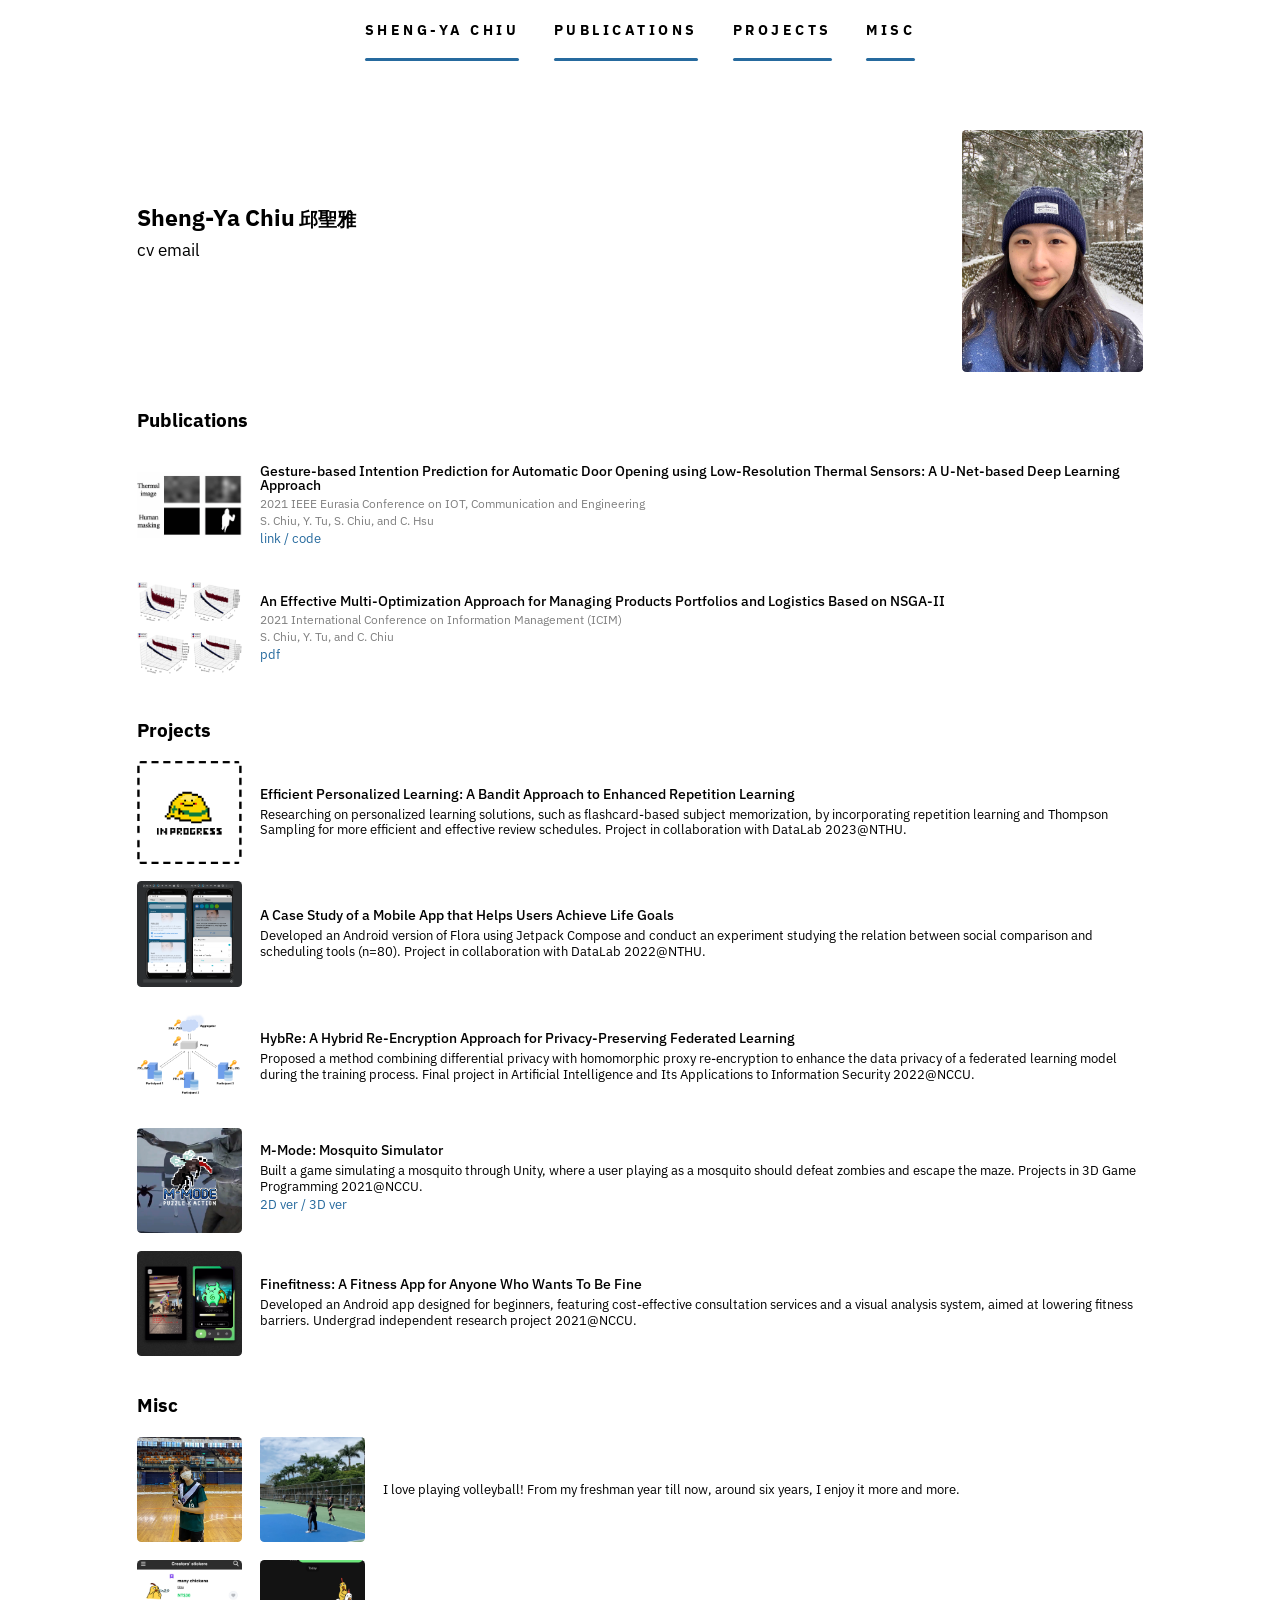
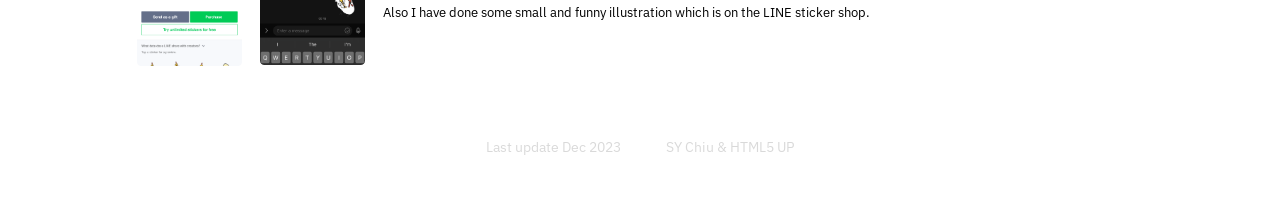
<file: index.html>
<!DOCTYPE HTML>
<!--
	Hyperspace by HTML5 UP
	html5up.net | @ajlkn
	Free for personal and commercial use under the CCA 3.0 license (html5up.net/license)
-->
<html>
	<head>
		<title>ShengYa Chiu</title>
		<meta charset="utf-8" />
		<meta name="viewport" content="width=device-width, initial-scale=1, user-scalable=no" />
		<meta property="og:image" content="" />
		<link rel="stylesheet" href="assets/css/main.css" />
		<noscript><link rel="stylesheet" href="assets/css/noscript.css" /></noscript>

		<!-- Google fonts -->
		<link rel="preconnect" href="https://fonts.googleapis.com">
		<link rel="preconnect" href="https://fonts.gstatic.com" crossorigin>
		<link href="https://fonts.googleapis.com/css2?family=IBM+Plex+Sans:wght@400;500&display=swap" rel="stylesheet">
	</head>
	<!-- Google tag (gtag.js) -->
	<script async src="https://www.googletagmanager.com/gtag/js?id=G-6RVGG4LZ92"></script>
	<script>
		window.dataLayer = window.dataLayer || [];
		function gtag(){dataLayer.push(arguments);}
		gtag('js', new Date());

		gtag('config', 'G-6RVGG4LZ92');
	</script>	
	<body class="is-preload">

		<!-- Sidebar -->
			<section id="sidebar">
				<div class="inner">
					<nav>
						<ul>
							<li><a href="#profile">Sheng-Ya Chiu</a></li>
							<li><a href="#publications">Publications</a></li>
							<li><a href="#projects">Projects</a></li>
							<li><a href="#misc">Misc</a></li>
						</ul>
					</nav>
				</div>
			</section>

		<!-- Wrapper -->
			<div id="wrapper">

				<!-- Profile -->
					<section id="profile" class="wrapper style1 profile">
						<section>
							<div class="content">
								<div class="inner">
									<div><h2 class="en" style="display: inline;">Sheng-Ya Chiu</h2><h2 class="zh" style="display: inline;"> 邱聖雅</h2></div>
									<a class="link" target="_blank" href="documents/cv_sy.pdf">cv</a> <a class="link" href="mailto:sych@gapp.nthu.edu.tw">email</a>
									<p></p>
								</div>
							</div>
							<!-- <img class="image profile" src="images/gif.gif" alt="" data-position="center center" /> -->
							<img class="image profile" src="images/sy.jpeg" alt="" data-position="center center" />
						</section>						
					</section>

				<!-- Publications -->
					<section id="publications" class="publications">
						<section>
							<h3>Publications</h3>
							<div class="content">
								<div class="inner">
									<img class="image publications" src="images/nstc2021.png" alt="" data-position="center center" />
									<div>
										<div class="title">
											<div>Gesture-based Intention Prediction for Automatic Door Opening using Low-Resolution Thermal Sensors: A U-Net-based Deep Learning Approach</div>
										</div>
										<div class="conf"><div>2021 IEEE Eurasia Conference on IOT, Communication and Engineering</div></div>
										<div class="author"><div>S. Chiu, Y. Tu, S. Chiu, and C. Hsu</div></div>
										<div class="link"><a target="_blank" href="https://ieeexplore.ieee.org/document/9645718">link</a> / <a target="_blank" href="https://github.com/107306079chiu/UNetGrideye">code</a></div>
									</div>
								</div>
								<div class="inner">
									<img class="image publications" src="images/nstc2020.png" alt="" data-position="center center" />
									<div>
										<div class="title">
											<div>An Effective Multi-Optimization Approach for Managing Products Portfolios and Logistics Based on NSGA-II</div>
										</div>
										<div class="conf"><div>2021 International Conference on Information Management (ICIM)</div></div>
										<div class="author"><div>S. Chiu, Y. Tu, and C. Chiu</div></div>
										<div class="link"><a target="_blank" href="documents/An_Effective_Multi_Optimization_Approach_for_Managing_Products_Portfolios_and_Logistics_Based_on_NSGA-II.pdf">pdf</a></div>
									</div>
								</div>
							</div>
						</section>
					</section>

				<!-- Projects -->
					<section id="projects" class="projects">
						<section>
							<h3>Projects</h3>
							<div class="content">
								<div class="inner">
									<img class="image projects" src="images/ongoing.png" alt="" data-position="center center" />
									<div>
										<div class="title"><div>
											Efficient Personalized Learning: A Bandit Approach to Enhanced Repetition Learning
										</div></div>
										<div class="desc"><div>
											Researching on personalized learning solutions, such as flashcard-based subject memorization, by incorporating repetition learning and Thompson Sampling for more efficient and effective review schedules. Project in collaboration with DataLab 2023@NTHU.

										</div></div>										
									</div>
								</div>
								<div class="inner">
									<img class="image projects" src="images/case.png" alt="" data-position="center center" />
									<div>
										<div class="title"><div>
											A Case Study of a Mobile App that Helps Users Achieve Life Goals
										</div></div>
										<div class="desc"><div>
											Developed an Android version of Flora using Jetpack Compose and conduct an experiment studying the relation between social comparison and scheduling tools (n=80). Project in collaboration with DataLab 2022@NTHU.
										</div></div>										
									</div>
								</div>
								<div class="inner">
									<img class="image projects" src="images/hybre.png" alt="" data-position="center center" />
									<div>
										<div class="title"><div>
											HybRe: A Hybrid Re-Encryption Approach for Privacy-Preserving Federated Learning
										</div></div>
										<div class="desc"><div>
											Proposed a method combining differential privacy with homomorphic proxy re-encryption to enhance the data privacy of a federated learning model during the training process. Final project in Artificial Intelligence and Its Applications to Information Security 2022@NCCU.
										</div></div>										
									</div>
								</div>
								<div class="inner">
									<img class="image projects" src="images/mmode.png" alt="" data-position="center center" />
									<div>
										<div class="title"><div>
											M-Mode: Mosquito Simulator
										</div></div>
										<div class="desc"><div>
											Built a game simulating a mosquito through Unity, where a user playing as a mosquito should defeat zombies and escape the maze. Projects in 3D Game Programming 2021@NCCU.
										</div></div>	
										<div class="link"><a target="_blank" href="https://github.com/107306079chiu/MosquitoGame">2D ver</a> / <a target="_blank" href="https://youtu.be/nj9RVZa701U">3D ver</a></div>
									</div>
								</div>
								<div class="inner">
									<img class="image projects" src="images/ff.png" alt="" data-position="center center" />
									<div>
										<div class="title"><div>
											Finefitness: A Fitness App for Anyone Who Wants To Be Fine
										</div></div>
										<div class="desc"><div>
											Developed an Android app designed for beginners, featuring cost-effective consultation services and a visual analysis system, aimed at lowering fitness barriers. Undergrad independent research project 2021@NCCU.
										</div></div>
									</div>
								</div>
							</div>
						</section>
					</section>

				<!-- Misc -->
					<section id="misc" class="projects">
						<section>
							<h3>Misc</h3>
							<div class="content">
								<div class="inner">
									<img class="image projects" src="images/volley.jpeg" alt="" data-position="center center" />
									<img class="image projects" src="images/volley1.JPG" alt="" data-position="center center" />
									<div>
										<div class="desc">
											<div>I love playing volleyball! From my freshman year till now, around six years, I enjoy it more and more.</div>
										</div>
										<div class="conf"><div></div></div>
										<div class="author"><div></div></div>
									</div>
								</div>
								<div class="inner">
									<img class="image projects" src="images/illu.PNG" alt="" data-position="center center" />
									<img class="image projects" src="images/illu1.PNG" alt="" data-position="center center" />
									<div>
										<div class="desc">
											<div>Also I have done some small and funny illustration which is on the LINE sticker shop.</div>
										</div>
										<div class="conf"><div></div></div>
										<div class="author"><div></div></div>										
									</div>
								</div>
							</div>
						</section>
					</section>

				</div>

		<!-- Footer -->
			<footer id="footer" class="wrapper style1" align="center">
				<div class="inner">
					<ul class="menu">
						<li>Last update Dec 2023</li>
						<li><a href="mailto:sych@gapp.nthu.edu.tw">SY Chiu</a> & <a href="http://html5up.net">HTML5 UP</a></li>
					</ul>
				</div>
			</footer>

		<!-- Scripts -->
			<script src="assets/js/jquery.min.js"></script>
			<script src="assets/js/jquery.scrollex.min.js"></script>
			<script src="assets/js/jquery.scrolly.min.js"></script>
			<script src="assets/js/browser.min.js"></script>
			<script src="assets/js/breakpoints.min.js"></script>
			<script src="assets/js/util.js"></script>
			<script src="assets/js/main.js"></script>

	</body>
</html>
</file>
<file: assets/css/noscript.css>
/*
	Hyperspace by HTML5 UP
	html5up.net | @ajlkn
	Free for personal and commercial use under the CCA 3.0 license (html5up.net/license)
*/
/* Spotlights */
.spotlights > section > .image:before {
  opacity: 0 !important;
}
.spotlights > section > .content > .inner {
  transform: none !important;
  opacity: 1 !important;
}

/* Wrapper */
.wrapper > .inner {
  opacity: 1 !important;
  transform: none !important;
}

/* Sidebar */
#sidebar > .inner {
  opacity: 1 !important;
}
#sidebar nav > ul > li {
  transform: none !important;
  opacity: 1 !important;
}/*# sourceMappingURL=noscript.css.map */
</file>
<file: assets/css/main.css>
@import 'fontawesome-all.min.css';
/*
	Hyperspace by HTML5 UP
	html5up.net | @ajlkn
	Free for personal and commercial use under the CCA 3.0 license (html5up.net/license)
*/
html, body, div, span, applet, object,
iframe, h1, h2, h3, h4, h5, h6, p, blockquote,
pre, a, abbr, acronym, address, big, cite,
code, del, dfn, em, img, ins, kbd, q, s, samp,
small, strike, strong, sub, sup, tt, var, b,
u, i, center, dl, dt, dd, ol, ul, li, fieldset,
form, label, legend, table, caption, tbody,
tfoot, thead, tr, th, td, article, aside,
canvas, details, embed, figure, figcaption,
footer, header, hgroup, menu, nav, output, ruby,
section, summary, time, mark, audio, video {
  margin: 0;
  padding: 0;
  border: 0;
  font-size: 100%;
  font: inherit;
  vertical-align: baseline;
  font-family: 'IBM Plex Sans', sans-serif;
}

h1, h2, h3, h4, h5, h6 {
  font-weight: 500;
}

article, aside, details, figcaption, figure,
footer, header, hgroup, menu, nav, section {
  display: block;
}

body {
  line-height: 1;
}

ol, ul {
  list-style: none;
}

blockquote, q {
  quotes: none;
}
blockquote:before, blockquote:after, q:before, q:after {
  content: "";
  content: none;
}

table {
  border-collapse: collapse;
  border-spacing: 0;
}

body {
  -webkit-text-size-adjust: none;
}

mark {
  background-color: transparent;
  color: inherit;
}

input::-moz-focus-inner {
  border: 0;
  padding: 0;
}

input, select, textarea {
  -moz-appearance: none;
  -webkit-appearance: none;
  appearance: none;
}

/* Basic */
body {
  -ms-overflow-style: scrollbar;
}

@media screen and (max-width: 480px) {
  html, body {
    min-width: 320px;
  }
}
html {
  box-sizing: border-box;
}

*, *:before, *:after {
  box-sizing: inherit;
}

body {
  background: white;
  padding-right: 250px;
}
body.is-preload *, body.is-preload *:before, body.is-preload *:after {
  animation: none !important;
  transition: none !important;
}
@media screen and (max-width: 1680px) {
  body {
    padding-right: 180px;
  }
}
@media screen and (max-width: 1280px) {
  body {
    padding-left: 50px;
    padding-right: 50px;
  }
}
@media screen and (max-width: 736px) {
  body {
    padding-left: 0;
    padding-right: 0;
  }
}

/* Type */
body, input, select, textarea {
  color: black;
  /*font-family: Arial, Helvetica, sans-serif;*/
  font-size: 14.5pt;
  font-weight: normal;
  line-height: 1.75;
}
@media screen and (max-width: 1680px) {
  body, input, select, textarea {
    font-size: 13.5pt;
  }
}
@media screen and (max-width: 1280px) {
  body, input, select, textarea {
    font-size: 13pt;
  }
}
@media screen and (max-width: 360px) {
  body, input, select, textarea {
    font-size: 11pt;
  }
}

a {
  transition: color 0.2s ease, border-bottom-color 0.2s ease;
  border-bottom: dotted 1px rgba(255, 255, 255, 0.35);
  color: inherit;
  text-decoration: none;
}
a:hover {
  border-bottom-color: transparent;
  color: #266a9e;
}

strong, b {
  color: #ffffff;
  font-weight: bold;
}

em, i {
  font-style: italic;
}

p {
  margin: 0 0 2em 0;
}

h1, h2, h3, h4, h5, h6 {
  color: black;
  font-weight: bold;
  line-height: 1.5;
  margin: 0 0 0.5em 0;
}
h1 a, h2 a, h3 a, h4 a, h5 a, h6 a {
  color: inherit;
  text-decoration: none;
}

h1 {
  font-size: 2.75em;
}
h1.major {
  margin: 0 0 1.3em 0;
  position: relative;
  padding-bottom: 0.35em;
}
h1.major:after {
  background-image: linear-gradient(to right, #5e42a6, #b74e91);
  transition: max-width 0.2s ease;
  border-radius: 0.2em;
  bottom: 0;
  content: "";
  height: 0.05em;
  position: absolute;
  right: 0;
  width: 100%;
}

h2 {
  font-size: 1.75em;
}

h3 {
  font-size: 1.1em;
}

h4 {
  font-size: 1em;
}

h5 {
  font-size: 0.8em;
}

h6 {
  font-size: 0.6em;
}

@media screen and (max-width: 736px) {
  h1 {
    font-size: 2em;
  }
  h2 {
    font-size: 1.25em;
  }
  h3 {
    font-size: 1em;
  }
  h4 {
    font-size: 0.8em;
  }
  h5 {
    font-size: 0.6em;
  }
  h6 {
    font-size: 0.6em;
  }
}
sub {
  font-size: 0.8em;
  position: relative;
  top: 0.5em;
}

sup {
  font-size: 0.8em;
  position: relative;
  top: -0.5em;
}

blockquote {
  border-left: solid 4px rgba(255, 255, 255, 0.15);
  font-style: italic;
  margin: 0 0 2em 0;
  padding: 0.5em 0 0.5em 2em;
}

code {
  background: rgba(255, 255, 255, 0.05);
  border-radius: 0.25em;
  border: solid 1px rgba(255, 255, 255, 0.15);
  font-family: "Courier New", monospace;
  font-size: 0.9em;
  margin: 0 0.25em;
  padding: 0.25em 0.65em;
}

pre {
  -webkit-overflow-scrolling: touch;
  font-family: "Courier New", monospace;
  font-size: 0.9em;
  margin: 0 0 2em 0;
}
pre code {
  display: block;
  line-height: 1.75em;
  padding: 1em 1.5em;
  overflow-x: auto;
}

hr {
  border: 0;
  border-bottom: solid 1px rgba(255, 255, 255, 0.15);
  margin: 2em 0;
}
hr.major {
  margin: 3em 0;
}

.align-left {
  text-align: left;
}

.align-center {
  text-align: center;
}

.align-right {
  text-align: right;
}

/* Row */
.row {
  display: flex;
  flex-wrap: wrap;
  box-sizing: border-box;
  align-items: stretch;
}
.row > * {
  box-sizing: border-box;
}
.row.gtr-uniform > * > :last-child {
  margin-bottom: 0;
}
.row.aln-left {
  justify-content: flex-start;
}
.row.aln-center {
  justify-content: center;
}
.row.aln-right {
  justify-content: flex-end;
}
.row.aln-top {
  align-items: flex-start;
}
.row.aln-middle {
  align-items: center;
}
.row.aln-bottom {
  align-items: flex-end;
}
.row > .imp {
  order: -1;
}
.row > .col-1 {
  width: 8.3333333333%;
}
.row > .off-1 {
  margin-left: 8.3333333333%;
}
.row > .col-2 {
  width: 16.6666666667%;
}
.row > .off-2 {
  margin-left: 16.6666666667%;
}
.row > .col-3 {
  width: 25%;
}
.row > .off-3 {
  margin-left: 25%;
}
.row > .col-4 {
  width: 33.3333333333%;
}
.row > .off-4 {
  margin-left: 33.3333333333%;
}
.row > .col-5 {
  width: 41.6666666667%;
}
.row > .off-5 {
  margin-left: 41.6666666667%;
}
.row > .col-6 {
  width: 50%;
}
.row > .off-6 {
  margin-left: 50%;
}
.row > .col-7 {
  width: 58.3333333333%;
}
.row > .off-7 {
  margin-left: 58.3333333333%;
}
.row > .col-8 {
  width: 66.6666666667%;
}
.row > .off-8 {
  margin-left: 66.6666666667%;
}
.row > .col-9 {
  width: 75%;
}
.row > .off-9 {
  margin-left: 75%;
}
.row > .col-10 {
  width: 83.3333333333%;
}
.row > .off-10 {
  margin-left: 83.3333333333%;
}
.row > .col-11 {
  width: 91.6666666667%;
}
.row > .off-11 {
  margin-left: 91.6666666667%;
}
.row > .col-12 {
  width: 100%;
}
.row > .off-12 {
  margin-left: 100%;
}
.row.gtr-0 {
  margin-top: 0;
  margin-left: 0em;
}
.row.gtr-0 > * {
  padding: 0 0 0 0em;
}
.row.gtr-0.gtr-uniform {
  margin-top: 0em;
}
.row.gtr-0.gtr-uniform > * {
  padding-top: 0em;
}
.row.gtr-25 {
  margin-top: 0;
  margin-left: -0.375em;
}
.row.gtr-25 > * {
  padding: 0 0 0 0.375em;
}
.row.gtr-25.gtr-uniform {
  margin-top: -0.375em;
}
.row.gtr-25.gtr-uniform > * {
  padding-top: 0.375em;
}
.row.gtr-50 {
  margin-top: 0;
  margin-left: -0.75em;
}
.row.gtr-50 > * {
  padding: 0 0 0 0.75em;
}
.row.gtr-50.gtr-uniform {
  margin-top: -0.75em;
}
.row.gtr-50.gtr-uniform > * {
  padding-top: 0.75em;
}
.row {
  margin-top: 0;
  margin-left: -1.5em;
}
.row > * {
  padding: 0 0 0 1.5em;
}
.row.gtr-uniform {
  margin-top: -1.5em;
}
.row.gtr-uniform > * {
  padding-top: 1.5em;
}
.row.gtr-150 {
  margin-top: 0;
  margin-left: -2.25em;
}
.row.gtr-150 > * {
  padding: 0 0 0 2.25em;
}
.row.gtr-150.gtr-uniform {
  margin-top: -2.25em;
}
.row.gtr-150.gtr-uniform > * {
  padding-top: 2.25em;
}
.row.gtr-200 {
  margin-top: 0;
  margin-left: -3em;
}
.row.gtr-200 > * {
  padding: 0 0 0 3em;
}
.row.gtr-200.gtr-uniform {
  margin-top: -3em;
}
.row.gtr-200.gtr-uniform > * {
  padding-top: 3em;
}
@media screen and (max-width: 1680px) {
  .row {
    display: flex;
    flex-wrap: wrap;
    box-sizing: border-box;
    align-items: stretch;
  }
  .row > * {
    box-sizing: border-box;
  }
  .row.gtr-uniform > * > :last-child {
    margin-bottom: 0;
  }
  .row.aln-left {
    justify-content: flex-start;
  }
  .row.aln-center {
    justify-content: center;
  }
  .row.aln-right {
    justify-content: flex-end;
  }
  .row.aln-top {
    align-items: flex-start;
  }
  .row.aln-middle {
    align-items: center;
  }
  .row.aln-bottom {
    align-items: flex-end;
  }
  .row > .imp-xlarge {
    order: -1;
  }
  .row > .col-1-xlarge {
    width: 8.3333333333%;
  }
  .row > .off-1-xlarge {
    margin-left: 8.3333333333%;
  }
  .row > .col-2-xlarge {
    width: 16.6666666667%;
  }
  .row > .off-2-xlarge {
    margin-left: 16.6666666667%;
  }
  .row > .col-3-xlarge {
    width: 25%;
  }
  .row > .off-3-xlarge {
    margin-left: 25%;
  }
  .row > .col-4-xlarge {
    width: 33.3333333333%;
  }
  .row > .off-4-xlarge {
    margin-left: 33.3333333333%;
  }
  .row > .col-5-xlarge {
    width: 41.6666666667%;
  }
  .row > .off-5-xlarge {
    margin-left: 41.6666666667%;
  }
  .row > .col-6-xlarge {
    width: 50%;
  }
  .row > .off-6-xlarge {
    margin-left: 50%;
  }
  .row > .col-7-xlarge {
    width: 58.3333333333%;
  }
  .row > .off-7-xlarge {
    margin-left: 58.3333333333%;
  }
  .row > .col-8-xlarge {
    width: 66.6666666667%;
  }
  .row > .off-8-xlarge {
    margin-left: 66.6666666667%;
  }
  .row > .col-9-xlarge {
    width: 75%;
  }
  .row > .off-9-xlarge {
    margin-left: 75%;
  }
  .row > .col-10-xlarge {
    width: 83.3333333333%;
  }
  .row > .off-10-xlarge {
    margin-left: 83.3333333333%;
  }
  .row > .col-11-xlarge {
    width: 91.6666666667%;
  }
  .row > .off-11-xlarge {
    margin-left: 91.6666666667%;
  }
  .row > .col-12-xlarge {
    width: 100%;
  }
  .row > .off-12-xlarge {
    margin-left: 100%;
  }
  .row.gtr-0 {
    margin-top: 0;
    margin-left: 0em;
  }
  .row.gtr-0 > * {
    padding: 0 0 0 0em;
  }
  .row.gtr-0.gtr-uniform {
    margin-top: 0em;
  }
  .row.gtr-0.gtr-uniform > * {
    padding-top: 0em;
  }
  .row.gtr-25 {
    margin-top: 0;
    margin-left: -0.375em;
  }
  .row.gtr-25 > * {
    padding: 0 0 0 0.375em;
  }
  .row.gtr-25.gtr-uniform {
    margin-top: -0.375em;
  }
  .row.gtr-25.gtr-uniform > * {
    padding-top: 0.375em;
  }
  .row.gtr-50 {
    margin-top: 0;
    margin-left: -0.75em;
  }
  .row.gtr-50 > * {
    padding: 0 0 0 0.75em;
  }
  .row.gtr-50.gtr-uniform {
    margin-top: -0.75em;
  }
  .row.gtr-50.gtr-uniform > * {
    padding-top: 0.75em;
  }
  .row {
    margin-top: 0;
    margin-left: -1.5em;
  }
  .row > * {
    padding: 0 0 0 1.5em;
  }
  .row.gtr-uniform {
    margin-top: -1.5em;
  }
  .row.gtr-uniform > * {
    padding-top: 1.5em;
  }
  .row.gtr-150 {
    margin-top: 0;
    margin-left: -2.25em;
  }
  .row.gtr-150 > * {
    padding: 0 0 0 2.25em;
  }
  .row.gtr-150.gtr-uniform {
    margin-top: -2.25em;
  }
  .row.gtr-150.gtr-uniform > * {
    padding-top: 2.25em;
  }
  .row.gtr-200 {
    margin-top: 0;
    margin-left: -3em;
  }
  .row.gtr-200 > * {
    padding: 0 0 0 3em;
  }
  .row.gtr-200.gtr-uniform {
    margin-top: -3em;
  }
  .row.gtr-200.gtr-uniform > * {
    padding-top: 3em;
  }
}
@media screen and (max-width: 1280px) {
  .row {
    display: flex;
    flex-wrap: wrap;
    box-sizing: border-box;
    align-items: stretch;
  }
  .row > * {
    box-sizing: border-box;
  }
  .row.gtr-uniform > * > :last-child {
    margin-bottom: 0;
  }
  .row.aln-left {
    justify-content: flex-start;
  }
  .row.aln-center {
    justify-content: center;
  }
  .row.aln-right {
    justify-content: flex-end;
  }
  .row.aln-top {
    align-items: flex-start;
  }
  .row.aln-middle {
    align-items: center;
  }
  .row.aln-bottom {
    align-items: flex-end;
  }
  .row > .imp-large {
    order: -1;
  }
  .row > .col-1-large {
    width: 8.3333333333%;
  }
  .row > .off-1-large {
    margin-left: 8.3333333333%;
  }
  .row > .col-2-large {
    width: 16.6666666667%;
  }
  .row > .off-2-large {
    margin-left: 16.6666666667%;
  }
  .row > .col-3-large {
    width: 25%;
  }
  .row > .off-3-large {
    margin-left: 25%;
  }
  .row > .col-4-large {
    width: 33.3333333333%;
  }
  .row > .off-4-large {
    margin-left: 33.3333333333%;
  }
  .row > .col-5-large {
    width: 41.6666666667%;
  }
  .row > .off-5-large {
    margin-left: 41.6666666667%;
  }
  .row > .col-6-large {
    width: 50%;
  }
  .row > .off-6-large {
    margin-left: 50%;
  }
  .row > .col-7-large {
    width: 58.3333333333%;
  }
  .row > .off-7-large {
    margin-left: 58.3333333333%;
  }
  .row > .col-8-large {
    width: 66.6666666667%;
  }
  .row > .off-8-large {
    margin-left: 66.6666666667%;
  }
  .row > .col-9-large {
    width: 75%;
  }
  .row > .off-9-large {
    margin-left: 75%;
  }
  .row > .col-10-large {
    width: 83.3333333333%;
  }
  .row > .off-10-large {
    margin-left: 83.3333333333%;
  }
  .row > .col-11-large {
    width: 91.6666666667%;
  }
  .row > .off-11-large {
    margin-left: 91.6666666667%;
  }
  .row > .col-12-large {
    width: 100%;
  }
  .row > .off-12-large {
    margin-left: 100%;
  }
  .row.gtr-0 {
    margin-top: 0;
    margin-left: 0em;
  }
  .row.gtr-0 > * {
    padding: 0 0 0 0em;
  }
  .row.gtr-0.gtr-uniform {
    margin-top: 0em;
  }
  .row.gtr-0.gtr-uniform > * {
    padding-top: 0em;
  }
  .row.gtr-25 {
    margin-top: 0;
    margin-left: -0.375em;
  }
  .row.gtr-25 > * {
    padding: 0 0 0 0.375em;
  }
  .row.gtr-25.gtr-uniform {
    margin-top: -0.375em;
  }
  .row.gtr-25.gtr-uniform > * {
    padding-top: 0.375em;
  }
  .row.gtr-50 {
    margin-top: 0;
    margin-left: -0.75em;
  }
  .row.gtr-50 > * {
    padding: 0 0 0 0.75em;
  }
  .row.gtr-50.gtr-uniform {
    margin-top: -0.75em;
  }
  .row.gtr-50.gtr-uniform > * {
    padding-top: 0.75em;
  }
  .row {
    margin-top: 0;
    margin-left: -1.5em;
  }
  .row > * {
    padding: 0 0 0 1.5em;
  }
  .row.gtr-uniform {
    margin-top: -1.5em;
  }
  .row.gtr-uniform > * {
    padding-top: 1.5em;
  }
  .row.gtr-150 {
    margin-top: 0;
    margin-left: -2.25em;
  }
  .row.gtr-150 > * {
    padding: 0 0 0 2.25em;
  }
  .row.gtr-150.gtr-uniform {
    margin-top: -2.25em;
  }
  .row.gtr-150.gtr-uniform > * {
    padding-top: 2.25em;
  }
  .row.gtr-200 {
    margin-top: 0;
    margin-left: -3em;
  }
  .row.gtr-200 > * {
    padding: 0 0 0 3em;
  }
  .row.gtr-200.gtr-uniform {
    margin-top: -3em;
  }
  .row.gtr-200.gtr-uniform > * {
    padding-top: 3em;
  }
}
@media screen and (max-width: 980px) {
  .row {
    display: flex;
    flex-wrap: wrap;
    box-sizing: border-box;
    align-items: stretch;
  }
  .row > * {
    box-sizing: border-box;
  }
  .row.gtr-uniform > * > :last-child {
    margin-bottom: 0;
  }
  .row.aln-left {
    justify-content: flex-start;
  }
  .row.aln-center {
    justify-content: center;
  }
  .row.aln-right {
    justify-content: flex-end;
  }
  .row.aln-top {
    align-items: flex-start;
  }
  .row.aln-middle {
    align-items: center;
  }
  .row.aln-bottom {
    align-items: flex-end;
  }
  .row > .imp-medium {
    order: -1;
  }
  .row > .col-1-medium {
    width: 8.3333333333%;
  }
  .row > .off-1-medium {
    margin-left: 8.3333333333%;
  }
  .row > .col-2-medium {
    width: 16.6666666667%;
  }
  .row > .off-2-medium {
    margin-left: 16.6666666667%;
  }
  .row > .col-3-medium {
    width: 25%;
  }
  .row > .off-3-medium {
    margin-left: 25%;
  }
  .row > .col-4-medium {
    width: 33.3333333333%;
  }
  .row > .off-4-medium {
    margin-left: 33.3333333333%;
  }
  .row > .col-5-medium {
    width: 41.6666666667%;
  }
  .row > .off-5-medium {
    margin-left: 41.6666666667%;
  }
  .row > .col-6-medium {
    width: 50%;
  }
  .row > .off-6-medium {
    margin-left: 50%;
  }
  .row > .col-7-medium {
    width: 58.3333333333%;
  }
  .row > .off-7-medium {
    margin-left: 58.3333333333%;
  }
  .row > .col-8-medium {
    width: 66.6666666667%;
  }
  .row > .off-8-medium {
    margin-left: 66.6666666667%;
  }
  .row > .col-9-medium {
    width: 75%;
  }
  .row > .off-9-medium {
    margin-left: 75%;
  }
  .row > .col-10-medium {
    width: 83.3333333333%;
  }
  .row > .off-10-medium {
    margin-left: 83.3333333333%;
  }
  .row > .col-11-medium {
    width: 91.6666666667%;
  }
  .row > .off-11-medium {
    margin-left: 91.6666666667%;
  }
  .row > .col-12-medium {
    width: 100%;
  }
  .row > .off-12-medium {
    margin-left: 100%;
  }
  .row.gtr-0 {
    margin-top: 0;
    margin-left: 0em;
  }
  .row.gtr-0 > * {
    padding: 0 0 0 0em;
  }
  .row.gtr-0.gtr-uniform {
    margin-top: 0em;
  }
  .row.gtr-0.gtr-uniform > * {
    padding-top: 0em;
  }
  .row.gtr-25 {
    margin-top: 0;
    margin-left: -0.375em;
  }
  .row.gtr-25 > * {
    padding: 0 0 0 0.375em;
  }
  .row.gtr-25.gtr-uniform {
    margin-top: -0.375em;
  }
  .row.gtr-25.gtr-uniform > * {
    padding-top: 0.375em;
  }
  .row.gtr-50 {
    margin-top: 0;
    margin-left: -0.75em;
  }
  .row.gtr-50 > * {
    padding: 0 0 0 0.75em;
  }
  .row.gtr-50.gtr-uniform {
    margin-top: -0.75em;
  }
  .row.gtr-50.gtr-uniform > * {
    padding-top: 0.75em;
  }
  .row {
    margin-top: 0;
    margin-left: -1.5em;
  }
  .row > * {
    padding: 0 0 0 1.5em;
  }
  .row.gtr-uniform {
    margin-top: -1.5em;
  }
  .row.gtr-uniform > * {
    padding-top: 1.5em;
  }
  .row.gtr-150 {
    margin-top: 0;
    margin-left: -2.25em;
  }
  .row.gtr-150 > * {
    padding: 0 0 0 2.25em;
  }
  .row.gtr-150.gtr-uniform {
    margin-top: -2.25em;
  }
  .row.gtr-150.gtr-uniform > * {
    padding-top: 2.25em;
  }
  .row.gtr-200 {
    margin-top: 0;
    margin-left: -3em;
  }
  .row.gtr-200 > * {
    padding: 0 0 0 3em;
  }
  .row.gtr-200.gtr-uniform {
    margin-top: -3em;
  }
  .row.gtr-200.gtr-uniform > * {
    padding-top: 3em;
  }
}
@media screen and (max-width: 736px) {
  .row {
    display: flex;
    flex-wrap: wrap;
    box-sizing: border-box;
    align-items: stretch;
  }
  .row > * {
    box-sizing: border-box;
  }
  .row.gtr-uniform > * > :last-child {
    margin-bottom: 0;
  }
  .row.aln-left {
    justify-content: flex-start;
  }
  .row.aln-center {
    justify-content: center;
  }
  .row.aln-right {
    justify-content: flex-end;
  }
  .row.aln-top {
    align-items: flex-start;
  }
  .row.aln-middle {
    align-items: center;
  }
  .row.aln-bottom {
    align-items: flex-end;
  }
  .row > .imp-small {
    order: -1;
  }
  .row > .col-1-small {
    width: 8.3333333333%;
  }
  .row > .off-1-small {
    margin-left: 8.3333333333%;
  }
  .row > .col-2-small {
    width: 16.6666666667%;
  }
  .row > .off-2-small {
    margin-left: 16.6666666667%;
  }
  .row > .col-3-small {
    width: 25%;
  }
  .row > .off-3-small {
    margin-left: 25%;
  }
  .row > .col-4-small {
    width: 33.3333333333%;
  }
  .row > .off-4-small {
    margin-left: 33.3333333333%;
  }
  .row > .col-5-small {
    width: 41.6666666667%;
  }
  .row > .off-5-small {
    margin-left: 41.6666666667%;
  }
  .row > .col-6-small {
    width: 50%;
  }
  .row > .off-6-small {
    margin-left: 50%;
  }
  .row > .col-7-small {
    width: 58.3333333333%;
  }
  .row > .off-7-small {
    margin-left: 58.3333333333%;
  }
  .row > .col-8-small {
    width: 66.6666666667%;
  }
  .row > .off-8-small {
    margin-left: 66.6666666667%;
  }
  .row > .col-9-small {
    width: 75%;
  }
  .row > .off-9-small {
    margin-left: 75%;
  }
  .row > .col-10-small {
    width: 83.3333333333%;
  }
  .row > .off-10-small {
    margin-left: 83.3333333333%;
  }
  .row > .col-11-small {
    width: 91.6666666667%;
  }
  .row > .off-11-small {
    margin-left: 91.6666666667%;
  }
  .row > .col-12-small {
    width: 100%;
  }
  .row > .off-12-small {
    margin-left: 100%;
  }
  .row.gtr-0 {
    margin-top: 0;
    margin-left: 0em;
  }
  .row.gtr-0 > * {
    padding: 0 0 0 0em;
  }
  .row.gtr-0.gtr-uniform {
    margin-top: 0em;
  }
  .row.gtr-0.gtr-uniform > * {
    padding-top: 0em;
  }
  .row.gtr-25 {
    margin-top: 0;
    margin-left: -0.375em;
  }
  .row.gtr-25 > * {
    padding: 0 0 0 0.375em;
  }
  .row.gtr-25.gtr-uniform {
    margin-top: -0.375em;
  }
  .row.gtr-25.gtr-uniform > * {
    padding-top: 0.375em;
  }
  .row.gtr-50 {
    margin-top: 0;
    margin-left: -0.75em;
  }
  .row.gtr-50 > * {
    padding: 0 0 0 0.75em;
  }
  .row.gtr-50.gtr-uniform {
    margin-top: -0.75em;
  }
  .row.gtr-50.gtr-uniform > * {
    padding-top: 0.75em;
  }
  .row {
    margin-top: 0;
    margin-left: -1.5em;
  }
  .row > * {
    padding: 0 0 0 1.5em;
  }
  .row.gtr-uniform {
    margin-top: -1.5em;
  }
  .row.gtr-uniform > * {
    padding-top: 1.5em;
  }
  .row.gtr-150 {
    margin-top: 0;
    margin-left: -2.25em;
  }
  .row.gtr-150 > * {
    padding: 0 0 0 2.25em;
  }
  .row.gtr-150.gtr-uniform {
    margin-top: -2.25em;
  }
  .row.gtr-150.gtr-uniform > * {
    padding-top: 2.25em;
  }
  .row.gtr-200 {
    margin-top: 0;
    margin-left: -3em;
  }
  .row.gtr-200 > * {
    padding: 0 0 0 3em;
  }
  .row.gtr-200.gtr-uniform {
    margin-top: -3em;
  }
  .row.gtr-200.gtr-uniform > * {
    padding-top: 3em;
  }
}
@media screen and (max-width: 480px) {
  .row {
    display: flex;
    flex-wrap: wrap;
    box-sizing: border-box;
    align-items: stretch;
  }
  .row > * {
    box-sizing: border-box;
  }
  .row.gtr-uniform > * > :last-child {
    margin-bottom: 0;
  }
  .row.aln-left {
    justify-content: flex-start;
  }
  .row.aln-center {
    justify-content: center;
  }
  .row.aln-right {
    justify-content: flex-end;
  }
  .row.aln-top {
    align-items: flex-start;
  }
  .row.aln-middle {
    align-items: center;
  }
  .row.aln-bottom {
    align-items: flex-end;
  }
  .row > .imp-xsmall {
    order: -1;
  }
  .row > .col-1-xsmall {
    width: 8.3333333333%;
  }
  .row > .off-1-xsmall {
    margin-left: 8.3333333333%;
  }
  .row > .col-2-xsmall {
    width: 16.6666666667%;
  }
  .row > .off-2-xsmall {
    margin-left: 16.6666666667%;
  }
  .row > .col-3-xsmall {
    width: 25%;
  }
  .row > .off-3-xsmall {
    margin-left: 25%;
  }
  .row > .col-4-xsmall {
    width: 33.3333333333%;
  }
  .row > .off-4-xsmall {
    margin-left: 33.3333333333%;
  }
  .row > .col-5-xsmall {
    width: 41.6666666667%;
  }
  .row > .off-5-xsmall {
    margin-left: 41.6666666667%;
  }
  .row > .col-6-xsmall {
    width: 50%;
  }
  .row > .off-6-xsmall {
    margin-left: 50%;
  }
  .row > .col-7-xsmall {
    width: 58.3333333333%;
  }
  .row > .off-7-xsmall {
    margin-left: 58.3333333333%;
  }
  .row > .col-8-xsmall {
    width: 66.6666666667%;
  }
  .row > .off-8-xsmall {
    margin-left: 66.6666666667%;
  }
  .row > .col-9-xsmall {
    width: 75%;
  }
  .row > .off-9-xsmall {
    margin-left: 75%;
  }
  .row > .col-10-xsmall {
    width: 83.3333333333%;
  }
  .row > .off-10-xsmall {
    margin-left: 83.3333333333%;
  }
  .row > .col-11-xsmall {
    width: 91.6666666667%;
  }
  .row > .off-11-xsmall {
    margin-left: 91.6666666667%;
  }
  .row > .col-12-xsmall {
    width: 100%;
  }
  .row > .off-12-xsmall {
    margin-left: 100%;
  }
  .row.gtr-0 {
    margin-top: 0;
    margin-left: 0em;
  }
  .row.gtr-0 > * {
    padding: 0 0 0 0em;
  }
  .row.gtr-0.gtr-uniform {
    margin-top: 0em;
  }
  .row.gtr-0.gtr-uniform > * {
    padding-top: 0em;
  }
  .row.gtr-25 {
    margin-top: 0;
    margin-left: -0.375em;
  }
  .row.gtr-25 > * {
    padding: 0 0 0 0.375em;
  }
  .row.gtr-25.gtr-uniform {
    margin-top: -0.375em;
  }
  .row.gtr-25.gtr-uniform > * {
    padding-top: 0.375em;
  }
  .row.gtr-50 {
    margin-top: 0;
    margin-left: -0.75em;
  }
  .row.gtr-50 > * {
    padding: 0 0 0 0.75em;
  }
  .row.gtr-50.gtr-uniform {
    margin-top: -0.75em;
  }
  .row.gtr-50.gtr-uniform > * {
    padding-top: 0.75em;
  }
  .row {
    margin-top: 0;
    margin-left: -1.5em;
  }
  .row > * {
    padding: 0 0 0 1.5em;
  }
  .row.gtr-uniform {
    margin-top: -1.5em;
  }
  .row.gtr-uniform > * {
    padding-top: 1.5em;
  }
  .row.gtr-150 {
    margin-top: 0;
    margin-left: -2.25em;
  }
  .row.gtr-150 > * {
    padding: 0 0 0 2.25em;
  }
  .row.gtr-150.gtr-uniform {
    margin-top: -2.25em;
  }
  .row.gtr-150.gtr-uniform > * {
    padding-top: 2.25em;
  }
  .row.gtr-200 {
    margin-top: 0;
    margin-left: -3em;
  }
  .row.gtr-200 > * {
    padding: 0 0 0 3em;
  }
  .row.gtr-200.gtr-uniform {
    margin-top: -3em;
  }
  .row.gtr-200.gtr-uniform > * {
    padding-top: 3em;
  }
}

/* Box */
.box {
  border-radius: 0.25em;
  border: solid 1px rgba(255, 255, 255, 0.15);
  margin-bottom: 2em;
  padding: 1.5em;
}
.box > :last-child,
.box > :last-child > :last-child,
.box > :last-child > :last-child > :last-child {
  margin-bottom: 0;
}
.box.alt {
  border: 0;
  border-radius: 0;
  padding: 0;
}

/* Button */
input[type=submit],
input[type=reset],
input[type=button],
button,
.button {
  -moz-appearance: none;
  -webkit-appearance: none;
  appearance: none;
  transition: border-color 0.2s ease;
  background-color: transparent;
  border: solid 1px !important;
  border-color: rgba(255, 255, 255, 0.15) !important;
  border-radius: 3em;
  color: black !important;
  cursor: pointer;
  display: inline-block;
  font-size: 0.6em;
  font-weight: bold;
  height: calc(4.75em + 2px);
  letter-spacing: 0.25em;
  line-height: 4.75em;
  outline: 0;
  padding: 0 3.75em;
  position: relative;
  text-align: center;
  text-decoration: none;
  text-transform: uppercase;
  white-space: nowrap;
}
input[type=submit]:after,
input[type=reset]:after,
input[type=button]:after,
button:after,
.button:after {
  transform: scale(0.25);
  pointer-events: none;
  transition: opacity 0.2s ease, transform 0.2s ease;
  background: #ffffff;
  border-radius: 3em;
  content: "";
  height: 100%;
  left: 0;
  opacity: 0;
  position: absolute;
  top: 0;
  width: 100%;
}
input[type=submit].icon:before,
input[type=reset].icon:before,
input[type=button].icon:before,
button.icon:before,
.button.icon:before {
  margin-right: 0.75em;
}
input[type=submit].fit,
input[type=reset].fit,
input[type=button].fit,
button.fit,
.button.fit {
  width: 100%;
}
input[type=submit].small,
input[type=reset].small,
input[type=button].small,
button.small,
.button.small {
  font-size: 0.4em;
}
input[type=submit].large,
input[type=reset].large,
input[type=button].large,
button.large,
.button.large {
  font-size: 0.8em;
}
input[type=submit].primary,
input[type=reset].primary,
input[type=button].primary,
button.primary,
.button.primary {
  background-color: #ffffff;
  color: white !important;
}
input[type=submit].primary:after,
input[type=reset].primary:after,
input[type=button].primary:after,
button.primary:after,
.button.primary:after {
  display: none;
}
input[type=submit].disabled, input[type=submit]:disabled,
input[type=reset].disabled,
input[type=reset]:disabled,
input[type=button].disabled,
input[type=button]:disabled,
button.disabled,
button:disabled,
.button.disabled,
.button:disabled {
  cursor: default;
  opacity: 0.5;
  pointer-events: none;
}
input[type=submit]:hover,
input[type=reset]:hover,
input[type=button]:hover,
button:hover,
.button:hover {
  border-color: black !important;
}
input[type=submit]:hover:after,
input[type=reset]:hover:after,
input[type=button]:hover:after,
button:hover:after,
.button:hover:after {
  opacity: 0.05;
  transform: scale(1);
}
input[type=submit]:hover:active,
input[type=reset]:hover:active,
input[type=button]:hover:active,
button:hover:active,
.button:hover:active {
  border-color: #ffffff !important;
}
input[type=submit]:hover:active:after,
input[type=reset]:hover:active:after,
input[type=button]:hover:active:after,
button:hover:active:after,
.button:hover:active:after {
  opacity: 0.1;
}

/* Features */
.features {
  display: -moz-flex;
  display: -ms-flex;
  display: flex;
  flex-wrap: wrap;
  border-radius: 0.25em;
  border: solid 1px rgba(255, 255, 255, 0.15);
  background: rgba(255, 255, 255, 0.05);
  margin: 0 0 2em 0;
}
.features section {
  padding: 3.5em 3em 1em 7em;
  width: 50%;
  border-top: solid 1px rgba(255, 255, 255, 0.15);
  position: relative;
}
.features section:nth-child(-n+2) {
  border-top-width: 0;
}
.features section:nth-child(2n) {
  border-left: solid 1px rgba(255, 255, 255, 0.15);
}
.features section .icon {
  transition: opacity 0.5s ease, transform 0.5s ease;
  transition-delay: 1s;
  transform: scale(1);
  position: absolute;
  left: 3em;
  top: 3em;
  opacity: 1;
}
.features section:nth-child(1) .icon {
  transition-delay: 0.15s;
}
.features section:nth-child(2) .icon {
  transition-delay: 0.3s;
}
.features section:nth-child(3) .icon {
  transition-delay: 0.45s;
}
.features section:nth-child(4) .icon {
  transition-delay: 0.6s;
}
.features section:nth-child(5) .icon {
  transition-delay: 0.75s;
}
.features section:nth-child(6) .icon {
  transition-delay: 0.9s;
}
.features section:nth-child(7) .icon {
  transition-delay: 1.05s;
}
.features section:nth-child(8) .icon {
  transition-delay: 1.2s;
}
.features section:nth-child(9) .icon {
  transition-delay: 1.35s;
}
.features section:nth-child(10) .icon {
  transition-delay: 1.5s;
}
.features section:nth-child(11) .icon {
  transition-delay: 1.65s;
}
.features section:nth-child(12) .icon {
  transition-delay: 1.8s;
}
.features section:nth-child(13) .icon {
  transition-delay: 1.95s;
}
.features section:nth-child(14) .icon {
  transition-delay: 2.1s;
}
.features section:nth-child(15) .icon {
  transition-delay: 2.25s;
}
.features section:nth-child(16) .icon {
  transition-delay: 2.4s;
}
.features section:nth-child(17) .icon {
  transition-delay: 2.55s;
}
.features section:nth-child(18) .icon {
  transition-delay: 2.7s;
}
.features section:nth-child(19) .icon {
  transition-delay: 2.85s;
}
.features section:nth-child(20) .icon {
  transition-delay: 3s;
}
.features.inactive section .icon {
  transform: scale(0.5);
  opacity: 0;
}
@media screen and (max-width: 980px) {
  .features {
    display: block;
  }
  .features section {
    border-top-width: 1px !important;
    border-left-width: 0 !important;
    width: 100%;
  }
  .features section:first-child {
    border-top-width: 0 !important;
  }
}
@media screen and (max-width: 736px) {
  .features section {
    padding: 2.5em 1.5em 0.1em 5.5em;
  }
  .features section .icon {
    left: 1.5em;
    top: 2em;
  }
}
@media screen and (max-width: 480px) {
  .features section {
    padding: 2em 1.5em 0.1em 1.5em;
  }
  .features section .icon {
    left: 0;
    position: relative;
    top: 0;
  }
}

/* Form */
form {
  margin: 0 0 2em 0;
}
form > :last-child {
  margin-bottom: 0;
}
form > .fields {
  display: -moz-flex;
  display: -ms-flex;
  display: flex;
  flex-wrap: wrap;
  width: calc(100% + 3em);
  margin: -1.5em 0 2em -1.5em;
}
form > .fields > .field {
  -moz-flex-grow: 0;
  -ms-flex-grow: 0;
  flex-grow: 0;
  -ms-flex-shrink: 0;
  flex-shrink: 0;
  padding: 1.5em 0 0 1.5em;
  width: calc(100% - 1.5em);
}
form > .fields > .field.half {
  width: calc(50% - 0.75em);
}
form > .fields > .field.third {
  width: calc(100%/3 - 0.5em);
}
form > .fields > .field.quarter {
  width: calc(25% - 0.375em);
}
@media screen and (max-width: 480px) {
  form > .fields {
    width: calc(100% + 3em);
    margin: -1.5em 0 2em -1.5em;
  }
  form > .fields > .field {
    padding: 1.5em 0 0 1.5em;
    width: calc(100% - 1.5em);
  }
  form > .fields > .field.half {
    width: calc(100% - 1.5em);
  }
  form > .fields > .field.third {
    width: calc(100% - 1.5em);
  }
  form > .fields > .field.quarter {
    width: calc(100% - 1.5em);
  }
}

label {
  color: #ffffff;
  font-weight: bold;
  line-height: 1.5;
  margin: 0 0 0.7em 0;
  display: block;
  font-size: 1.1em;
}

input[type=text],
input[type=password],
input[type=email],
input[type=tel],
select,
textarea {
  -moz-appearance: none;
  -webkit-appearance: none;
  appearance: none;
  background: rgba(255, 255, 255, 0.05);
  border-radius: 0.25em;
  border: none;
  border: solid 1px rgba(255, 255, 255, 0.15);
  color: inherit;
  display: block;
  outline: 0;
  padding: 0 1em;
  text-decoration: none;
  width: 100%;
}
input[type=text]:invalid,
input[type=password]:invalid,
input[type=email]:invalid,
input[type=tel]:invalid,
select:invalid,
textarea:invalid {
  box-shadow: none;
}
input[type=text]:focus,
input[type=password]:focus,
input[type=email]:focus,
input[type=tel]:focus,
select:focus,
textarea:focus {
  border-color: #ffffff;
  box-shadow: 0 0 0 1px #ffffff;
}

select {
  background-image: url("data:image/svg+xml;charset=utf8,%3Csvg xmlns='http://www.w3.org/2000/svg' width='40' height='40' preserveAspectRatio='none' viewBox='0 0 40 40'%3E%3Cpath d='M9.4,12.3l10.4,10.4l10.4-10.4c0.2-0.2,0.5-0.4,0.9-0.4c0.3,0,0.6,0.1,0.9,0.4l3.3,3.3c0.2,0.2,0.4,0.5,0.4,0.9 c0,0.4-0.1,0.6-0.4,0.9L20.7,31.9c-0.2,0.2-0.5,0.4-0.9,0.4c-0.3,0-0.6-0.1-0.9-0.4L4.3,17.3c-0.2-0.2-0.4-0.5-0.4-0.9 c0-0.4,0.1-0.6,0.4-0.9l3.3-3.3c0.2-0.2,0.5-0.4,0.9-0.4S9.1,12.1,9.4,12.3z' fill='rgba(255, 255, 255, 0.15)' /%3E%3C/svg%3E");
  background-size: 1.25rem;
  background-repeat: no-repeat;
  background-position: calc(100% - 1rem) center;
  height: 2.75em;
  padding-right: 2.75em;
  text-overflow: ellipsis;
}
select option {
  color: #ffffff;
  background: white;
}
select:focus::-ms-value {
  background-color: transparent;
}
select::-ms-expand {
  display: none;
}

input[type=text],
input[type=password],
input[type=email],
select {
  height: 2.75em;
}

textarea {
  padding: 0.75em 1em;
}
body.is-ie textarea {
  min-height: 10em;
}

input[type=checkbox],
input[type=radio] {
  -moz-appearance: none;
  -webkit-appearance: none;
  appearance: none;
  display: block;
  float: left;
  margin-right: -2em;
  opacity: 0;
  width: 1em;
  z-index: -1;
}
input[type=checkbox] + label,
input[type=radio] + label {
  text-decoration: none;
  color: black;
  cursor: pointer;
  display: inline-block;
  font-size: 1em;
  font-weight: normal;
  padding-left: 2.4em;
  padding-right: 0.75em;
  position: relative;
}
input[type=checkbox] + label:before,
input[type=radio] + label:before {
  -moz-osx-font-smoothing: grayscale;
  -webkit-font-smoothing: antialiased;
  display: inline-block;
  font-style: normal;
  font-variant: normal;
  text-rendering: auto;
  line-height: 1;
  text-transform: none !important;
  font-family: "Font Awesome 5 Free";
  font-weight: 900;
}
input[type=checkbox] + label:before,
input[type=radio] + label:before {
  background: rgba(255, 255, 255, 0.05);
  border-radius: 0.25em;
  border: solid 1px rgba(255, 255, 255, 0.15);
  content: "";
  display: inline-block;
  font-size: 0.8em;
  height: 2.0625em;
  left: 0;
  line-height: 2.0625em;
  position: absolute;
  text-align: center;
  top: 0;
  width: 2.0625em;
}
input[type=checkbox]:checked + label:before,
input[type=radio]:checked + label:before {
  background: #ffffff;
  border-color: #ffffff;
  color: #b74e91;
  content: "\f00c";
}
input[type=checkbox]:focus + label:before,
input[type=radio]:focus + label:before {
  border-color: #ffffff;
  box-shadow: 0 0 0 1px #ffffff;
}

input[type=checkbox] + label:before {
  border-radius: 0.25em;
}

input[type=radio] + label:before {
  border-radius: 100%;
}

::-webkit-input-placeholder {
  color: rgba(255, 255, 255, 0.35) !important;
  opacity: 1;
}

:-moz-placeholder {
  color: rgba(255, 255, 255, 0.35) !important;
  opacity: 1;
}

::-moz-placeholder {
  color: rgba(255, 255, 255, 0.35) !important;
  opacity: 1;
}

:-ms-input-placeholder {
  color: rgba(255, 255, 255, 0.35) !important;
  opacity: 1;
}

/* Icon */
.icon {
  text-decoration: none;
  border-bottom: none;
  position: relative;
}
.icon:before {
  -moz-osx-font-smoothing: grayscale;
  -webkit-font-smoothing: antialiased;
  display: inline-block;
  font-style: normal;
  font-variant: normal;
  text-rendering: auto;
  line-height: 1;
  text-transform: none !important;
  font-family: "Font Awesome 5 Free";
  font-weight: 400;
}
.icon > .label {
  display: none;
}
.icon:before {
  line-height: inherit;
}
.icon.solid:before {
  font-weight: 900;
}
.icon.brands:before {
  font-family: "Font Awesome 5 Brands";
}
.icon.major {
  width: 2.5em;
  height: 2.5em;
  display: block;
  background: #ffffff;
  border-radius: 100%;
  color: white;
  text-align: center;
  line-height: 2.5em;
  margin: 0 0 1.3em 0;
}
.icon.major:before {
  font-size: 1.25em;
}
.wrapper.style1 .icon.major:before {
  color: #5e42a6;
}
.wrapper.style1-alt .icon.major:before {
  color: #493382;
}
.wrapper.style2 .icon.major:before {
  color: #5052b5;
}
.wrapper.style2-alt .icon.major:before {
  color: #3e4094;
}
.wrapper.style3 .icon.major:before {
  color: #b74e91;
}
.wrapper.style3-alt .icon.major:before {
  color: #953d75;
}

/* Image */
.image {
  border-radius: 0.25em;
  border: 0;
  display: inline-block;
  position: relative;
}
.image img {
  border-radius: 0.25em;
  display: block;
}
.image.left, .image.right {
  max-width: 40%;
}
.image.left img, .image.right img {
  width: 100%;
}
.image.left {
  float: left;
  margin: 0 1.5em 1em 0;
  top: 0.25em;
}
.image.right {
  float: right;
  margin: 0 0 1em 1.5em;
  top: 0.25em;
}
.image.fit {
  display: block;
  margin: 0 0 2em 0;
  width: 100%;
}
.image.fit img {
  width: 100%;
}
.image.main {
  display: block;
  margin: 0 0 3em 0;
  width: 100%;
}
.image.main img {
  width: 100%;
}
.image.profile {
  max-width: 18%;
  float: right;
  min-width: 4.4em;
  /*margin: 0 3em 0 1em;*/
}
.image.publications {
  max-width: 10.5%;
  float: left;
  margin-right: 1em;
  min-width: 4.4em;
}
.image.projects {
  max-width: 10.5%;
  float: left;
  margin-right: 1em;
  min-width: 4.4em;
}

/* List */
ol {
  list-style: decimal;
  margin: 0 0 2em 0;
  padding-left: 1.25em;
}
ol li {
  padding-left: 0.25em;
}

ul {
  list-style: disc;
  margin: 0 0 2em 0;
  padding-left: 1em;
}
ul li {
  padding-left: 0.5em;
}
ul.alt {
  list-style: none;
  padding-left: 0;
}
ul.alt li {
  border-top: solid 1px rgba(255, 255, 255, 0.15);
  padding: 0.5em 0;
}
ul.alt li:first-child {
  border-top: 0;
  padding-top: 0;
}

dl {
  margin: 0 0 2em 0;
}
dl dt {
  display: block;
  font-weight: bold;
  margin: 0 0 1em 0;
}
dl dd {
  margin-left: 2em;
}

/* Actions */
ul.actions {
  display: -moz-flex;
  display: -ms-flex;
  display: flex;
  cursor: default;
  list-style: none;
  margin-left: -1em;
  padding-left: 0;
}
ul.actions li {
  padding: 0 0 0 1em;
  vertical-align: middle;
}
ul.actions.special {
  -moz-justify-content: center;
  -ms-justify-content: center;
  justify-content: center;
  width: 100%;
  margin-left: 0;
}
ul.actions.special li:first-child {
  padding-left: 0;
}
ul.actions.stacked {
  -moz-flex-direction: column;
  flex-direction: column;
  margin-left: 0;
}
ul.actions.stacked li {
  padding: 1.3em 0 0 0;
}
ul.actions.stacked li:first-child {
  padding-top: 0;
}
ul.actions.fit {
  width: calc(100% + 1em);
}
ul.actions.fit li {
  -moz-flex-grow: 1;
  -ms-flex-grow: 1;
  flex-grow: 1;
  -ms-flex-shrink: 1;
  flex-shrink: 1;
  width: 100%;
}
ul.actions.fit li > * {
  width: 100%;
}
ul.actions.fit.stacked {
  width: 100%;
}
@media screen and (max-width: 480px) {
  ul.actions:not(.fixed) {
    -moz-flex-direction: column;
    flex-direction: column;
    margin-left: 0;
    width: 100% !important;
  }
  ul.actions:not(.fixed) li {
    -moz-flex-grow: 1;
    -ms-flex-grow: 1;
    flex-grow: 1;
    -ms-flex-shrink: 1;
    flex-shrink: 1;
    padding: 1em 0 0 0;
    text-align: center;
    width: 100%;
  }
  ul.actions:not(.fixed) li > * {
    width: 100%;
  }
  ul.actions:not(.fixed) li:first-child {
    padding-top: 0;
  }
  ul.actions:not(.fixed) li input[type=submit],
  ul.actions:not(.fixed) li input[type=reset],
  ul.actions:not(.fixed) li input[type=button],
  ul.actions:not(.fixed) li button,
  ul.actions:not(.fixed) li .button {
    width: 100%;
  }
  ul.actions:not(.fixed) li input[type=submit].icon:before,
  ul.actions:not(.fixed) li input[type=reset].icon:before,
  ul.actions:not(.fixed) li input[type=button].icon:before,
  ul.actions:not(.fixed) li button.icon:before,
  ul.actions:not(.fixed) li .button.icon:before {
    margin-left: -0.5rem;
  }
}

/* Contact */
ul.contact {
  list-style: none;
  padding: 0;
}
ul.contact > li {
  padding: 0;
  margin: 1.5em 0 0 0;
}
ul.contact > li:first-child {
  margin-top: 0;
}

/* Icons */
ul.icons {
  cursor: default;
  list-style: none;
  padding-left: 0;
}
ul.icons li {
  display: inline-block;
  padding: 0 0.75em 0 0;
}
ul.icons li:last-child {
  padding-right: 0;
}
ul.icons li > a, ul.icons li > span {
  border: 0;
}
ul.icons li > a .label, ul.icons li > span .label {
  display: none;
}

/* Menu */
ul.menu {
  list-style: none;
  padding: 0;
}
ul.menu > li {
  border-left: solid 1px rgba(255, 255, 255, 0.15);
  display: inline-block;
  line-height: 1;
  margin-left: 1.5em;
  padding: 0 0 0 1.5em;
}
ul.menu > li:first-child {
  border-left: 0;
  margin: 0;
  padding-left: 0;
}
@media screen and (max-width: 480px) {
  ul.menu > li {
    border-left: 0;
    display: block;
    line-height: inherit;
    margin: 0.5em 0 0 0;
    padding-left: 0;
  }
}

/* Section/Article */
section.special, article.special {
  text-align: center;
}

header p {
  color: rgba(255, 255, 255, 0.35);
  position: relative;
  margin: 0 0 1.5em 0;
}
header h2 + p {
  font-size: 1.25em;
  margin-top: -1em;
  line-height: 1.5em;
}
header h3 + p {
  font-size: 1.1em;
  margin-top: -0.8em;
  line-height: 1.5em;
}
header h4 + p,
header h5 + p,
header h6 + p {
  font-size: 0.9em;
  margin-top: -0.6em;
  line-height: 1.5em;
}

/* Split */
.split {
  display: -moz-flex;
  display: -ms-flex;
  display: flex;
}
.split > * {
  width: calc(50% - 2.5em);
}
.split > :nth-child(2n-1) {
  padding-right: 2.5em;
  border-right: solid 1px rgba(255, 255, 255, 0.15);
}
.split > :nth-child(2n) {
  padding-left: 2.5em;
}
.split.style1 > :nth-child(2n-1) {
  width: calc(66.66666% - 2.5em);
}
.split.style1 > :nth-child(2n) {
  width: calc(33.33333% - 2.5em);
}
@media screen and (max-width: 1680px) {
  .split > * {
    width: calc(50% - 2em);
  }
  .split > :nth-child(2n-1) {
    padding-right: 2em;
  }
  .split > :nth-child(2n) {
    padding-left: 2em;
  }
  .split.style1 > :nth-child(2n-1) {
    width: calc(66.66666% - 2em);
  }
  .split.style1 > :nth-child(2n) {
    width: calc(33.33333% - 2em);
  }
}
@media screen and (max-width: 980px) {
  .split {
    display: block;
  }
  .split > * {
    border-top: solid 1px rgba(255, 255, 255, 0.15);
    margin: 4em 0 0 0;
    padding: 4em 0 0 0;
    width: 100% !important;
  }
  .split > :nth-child(2n-1) {
    border-right: 0;
    padding-right: 0;
  }
  .split > :nth-child(2n) {
    padding-left: 0;
  }
  .split > :first-child {
    border-top: 0;
    margin-top: 0;
    padding-top: 0;
  }
}
@media screen and (max-width: 736px) {
  .split > * {
    margin: 3em 0 0 0;
    padding: 3em 0 0 0;
  }
}

/* Profile */
.profile .en {
  font-size: 1.3em;
}
.profile .zh {
  font-size: 1.1em;
}
.profile > section {
/*  display: -moz-flex;
  display: -ms-flex;*/
  display: flex;
/*  -moz-flex-direction: row;*/
  flex-direction: row;
  /*min-height: 22.5em;*/
  justify-content: space-between;
  padding: 4em 5em 0 5em;
  align-items: center;
}
/*.profile .link:hover {
  color: #648B56;
}*/


/* Publications */
.publications > section {
  padding: 2em 5em 0 5em;
}
.publications > section > .content > .inner {
  display: flex;
  flex-direction: row;
  justify-content: space-start;
  align-items: center;
  margin-top: 1em;
  line-height: 1;
}
.publications .title {
  font-size: .8em;
  margin-bottom: .4em;
  font-weight: 500;
}
.publications .conf {
  font-size: .7em;
  margin-bottom: .4em;
  color: #808080;
}
.publications .author {
  font-size: .7em;
  margin-bottom: .4em;
  color: #808080;
}
.publications .link {
  font-size: .75em;
  color: #266a9e;
}

@media screen and (max-width: 736px) {
  .publications > section {
    padding: 2em 2em 0 2em;
  }
}

/* Projects */
.projects > section {
  padding: 2em 5em 0 5em;
}
.projects > section > .content > .inner {
  display: flex;
  flex-direction: row;
  justify-content: space-start;
  align-items: center;
  margin-top: 1em;
}
.projects .title {
  font-size: .8em;
  line-height: 1;
  margin-bottom: .4em;
  font-weight: 500;
}
.projects .desc {
  font-size: .75em;
  line-height: 1.2;
}
.projects .link {
  font-size: .75em;
  color: #266a9e;
}
@media screen and (max-width: 736px) {
  .projects > section {
    padding: 2em 2em 0 2em;
  }
}

/* Misc */


/* Spotlights */
.spotlights > section {
  display: -moz-flex;
  display: -ms-flex;
  display: flex;
  -moz-flex-direction: row;
  flex-direction: row;
  min-height: 22.5em;
}
body.is-ie .spotlights > section {
  min-height: 0;
}
.spotlights > section > .image {
  background-position: center center;
  background-size: cover;
  border-radius: 0;
  display: block;
  position: relative;
  width: 25em;
}
.spotlights > section > .image img {
  border-radius: 0;
  display: block;
}
.spotlights > section > .image:before {
  transition: opacity 1s ease;
  background: rgba(255, 255, 255, 0.9);
  content: "";
  display: block;
  height: 100%;
  left: 0;
  opacity: 0;
  position: absolute;
  top: 0;
  width: 100%;
}
.spotlights > section > .content {
  padding: 4em 5em 2em 5em;
  display: -moz-flex;
  display: -ms-flex;
  display: flex;
  -moz-flex-direction: column;
  flex-direction: column;
  -moz-justify-content: center;
  -ms-justify-content: center;
  justify-content: center;
  width: 50em;
  -ms-flex: 1;
}
.spotlights > section > .content > .inner {
  transform: translateX(0) translateY(0);
  transition: opacity 1s ease, transform 1s ease;
  opacity: 1;
}
.spotlights > section:nth-child(2) {
  background-color: rgba(0, 0, 0, 0.05);
}
.spotlights > section:nth-child(3) {
  background-color: rgba(0, 0, 0, 0.1);
}
.spotlights > section.inactive > .image:before, body.is-preload .spotlights > section > .image:before {
  opacity: 1;
}
.spotlights > section.inactive > .content > .inner, body.is-preload .spotlights > section > .content > .inner {
  transform: translateX(-1em);
  opacity: 0;
}
@media screen and (max-width: 1680px) {
  .spotlights > section > .content {
    padding: 4em 4em 2em 4em;
  }
}
@media screen and (max-width: 980px) {
  .spotlights > section {
    display: block;
  }
  .spotlights > section > .image {
    width: 100%;
    height: 50vh;
  }
  .spotlights > section > .content {
    width: 100%;
  }
  .spotlights > section.inactive > .content > .inner, body.is-preload .spotlights > section > .content > .inner {
    transform: translateY(1em);
  }
}
@media screen and (max-width: 736px) {
  .spotlights > section > .image {
    height: 50vh;
    min-height: 15em;
  }
  .spotlights > section > .content {
    padding: 3em 2em 1em 2em;
  }
}

/* Table */
.table-wrapper {
  -webkit-overflow-scrolling: touch;
  overflow-x: auto;
}

table {
  margin: 0 0 2em 0;
  width: 100%;
}
table tbody tr {
  border: solid 1px rgba(255, 255, 255, 0.15);
  border-left: 0;
  border-right: 0;
}
table tbody tr:nth-child(2n+1) {
  background-color: rgba(255, 255, 255, 0.05);
}
table td {
  padding: 0.75em 0.75em;
}
table th {
  color: #ffffff;
  font-size: 1em;
  font-weight: bold;
  padding: 0 0.75em 0.75em 0.75em;
  text-align: left;
}
table thead {
  border-bottom: solid 2px rgba(255, 255, 255, 0.15);
}
table tfoot {
  border-top: solid 2px rgba(255, 255, 255, 0.15);
}
table.alt {
  border-collapse: separate;
}
table.alt tbody tr td {
  border: solid 1px rgba(255, 255, 255, 0.15);
  border-left-width: 0;
  border-top-width: 0;
}
table.alt tbody tr td:first-child {
  border-left-width: 1px;
}
table.alt tbody tr:first-child td {
  border-top-width: 1px;
}
table.alt thead {
  border-bottom: 0;
}
table.alt tfoot {
  border-top: 0;
}

/* Wrapper */
.wrapper {
  position: relative;
}
.wrapper > .inner {
  padding: 5em 5em 3em 5em;
  max-width: 100%;
  width: 75em;
}
@media screen and (max-width: 1680px) {
  .wrapper > .inner {
    padding: 4em 4em 2em 4em;
  }
}
@media screen and (max-width: 1280px) {
  .wrapper > .inner {
    width: 100%;
  }
}
@media screen and (max-width: 736px) {
  .wrapper > .inner {
    padding: 3em 2em 1em 2em;
  }
}
.wrapper.alt {
  background-color: #261c3e;
}
.wrapper.style1 {
  background-color: white;
}
.wrapper.style1-alt {
  background-color: #493382;
}
.wrapper.style2 {
  background-color: #5052b5;
}
.wrapper.style2-alt {
  background-color: #3e4094;
}
.wrapper.style3 {
  background-color: #b74e91;
}
.wrapper.style3-alt {
  background-color: #953d75;
}
.wrapper.fullscreen {
  display: -moz-flex;
  display: -ms-flex;
  display: flex;
  -moz-flex-direction: column;
  flex-direction: column;
  -moz-justify-content: center;
  -ms-justify-content: center;
  justify-content: center;
  min-height: 100vh;
}
body.is-ie .wrapper.fullscreen {
  height: 100vh;
}
@media screen and (max-width: 1280px) {
  .wrapper.fullscreen {
    min-height: calc(100vh - 2.5em);
  }
  body.is-ie .wrapper.fullscreen {
    height: calc(100vh - 2.5em);
  }
}
@media screen and (max-width: 736px) {
  .wrapper.fullscreen {
    padding: 2em 0;
    min-height: 0;
  }
  body.is-ie .wrapper.fullscreen {
    height: auto;
  }
}
.wrapper.fade-up > .inner {
  transform: translateY(0);
  transition: opacity 1s ease, transform 1s ease;
  opacity: 1;
}
.wrapper.fade-up.inactive > .inner, body.is-preload .wrapper.fade-up > .inner {
  opacity: 0;
  transform: translateY(1em);
}
.wrapper.fade-down > .inner {
  transform: translateY(0);
  transition: opacity 1s ease, transform 1s ease;
  opacity: 1;
}
.wrapper.fade-down.inactive > .inner, body.is-preload .wrapper.fade-down > .inner {
  opacity: 0;
  transform: translateY(-1em);
}
.wrapper.fade > .inner {
  transition: opacity 1s ease;
  opacity: 1;
}
.wrapper.fade.inactive > .inner, body.is-preload .wrapper.fade > .inner {
  opacity: 0;
}

/* Header */
#header {
  display: -moz-flex;
  display: -ms-flex;
  display: flex;
  background-color: #5e42a6;
  cursor: default;
  padding: 1.75em 2em;
}
#header > .title {
  border: 0;
  color: #ffffff;
  display: block;
  font-size: 1.25em;
  font-weight: bold;
}
#header > nav {
  -moz-flex: 1;
  flex: 1;
  text-align: right;
}
#header > nav > ul {
  margin: 0;
  padding: 0;
}
#header > nav > ul > li {
  display: inline-block;
  margin-left: 1.75em;
  padding: 0;
  vertical-align: middle;
}
#header > nav > ul > li:first-child {
  margin-left: 0;
}
#header > nav > ul > li a {
  border: 0;
  color: rgba(255, 255, 255, 0.35);
  display: inline-block;
  font-size: 0.6em;
  font-weight: bold;
  letter-spacing: 0.25em;
  text-transform: uppercase;
}
#header > nav > ul > li a:hover {
  color: black;
}
#header > nav > ul > li a.active {
  color: #ffffff;
}
@media screen and (max-width: 736px) {
  #header {
    padding: 1em 2em;
  }
}
@media screen and (max-width: 480px) {
  #header {
    display: block;
    padding: 0 2em;
    text-align: left;
  }
  #header .title {
    font-size: 1.25em;
    padding: 1em 0;
  }
  #header > nav {
    border-top: solid 1px rgba(255, 255, 255, 0.15);
    text-align: inherit;
  }
  #header > nav > ul > li {
    margin-left: 1.5em;
  }
  #header > nav > ul > li a {
    height: 6em;
    line-height: 6em;
  }
}

/* Wrapper (main) */
#sidebar + #wrapper {
  margin-left: 18em;
}
@media screen and (max-width: 1280px) {
  #sidebar + #wrapper {
    margin-left: 0;
    padding-top: 3.5em;
  }
}
@media screen and (max-width: 736px) {
  #sidebar + #wrapper {
    padding-top: 0;
  }
}
#header + #wrapper > .wrapper > .inner {
  margin: 0 auto;
}

/* Footer */
#sidebar + #wrapper + #footer {
  margin-left: 18em;
}
@media screen and (max-width: 1280px) {
  #sidebar + #wrapper + #footer {
    margin-left: 0;
  }
}
#footer > .inner a {
  border-bottom-color: rgba(255, 255, 255, 0.15);
}
#footer > .inner a:hover {
  border-bottom-color: transparent;
}
#footer > .inner .menu {
  font-size: 0.8em;
  color: rgba(0, 0, 0, 0.15);
}
#header + #wrapper + #footer > .inner {
  margin: 0 auto;
}

/* Sidebar */
#sidebar {
  padding: 2.5em 2.5em 0.5em 2.5em;
  background: white;
  cursor: default;
  height: 100vh;
  left: 0;
  overflow-x: hidden;
  overflow-y: auto;
  position: fixed;
  text-align: right;
  top: 0;
  width: 18em;
  z-index: 10000;
}
#sidebar > .inner {
  display: -moz-flex;
  display: -ms-flex;
  display: flex;
  -moz-flex-direction: column;
  flex-direction: column;
  -moz-justify-content: center;
  -ms-justify-content: center;
  justify-content: center;
  transform: translateY(0);
  transition: opacity 1s ease;
  min-height: 100%;
  opacity: 1;
  width: 100%;
}
body.is-ie #sidebar > .inner {
  height: 100%;
}
#sidebar nav > ul {
  list-style: none;
  padding: 0;
}
#sidebar nav > ul > li {
  transform: translateY(0);
  /*transition: opacity 0.15s ease, transform 0.75s ease;*/
  margin: 0 0 0 0;
  opacity: 1;
  padding: 0;
  position: relative;
}
#sidebar nav > ul > li:first-child {
  margin: 0;
}
#sidebar nav > ul > li:nth-child(1) {
  transition-delay: 0.2s;
}
#sidebar nav > ul > li:nth-child(2) {
  transition-delay: 0.35s;
}
#sidebar nav > ul > li:nth-child(3) {
  transition-delay: 0.5s;
}
#sidebar nav > ul > li:nth-child(4) {
  transition-delay: 0.65s;
}
#sidebar nav > ul > li:nth-child(5) {
  transition-delay: 0.8s;
}
#sidebar nav > ul > li:nth-child(6) {
  transition-delay: 0.95s;
}
#sidebar nav > ul > li:nth-child(7) {
  transition-delay: 1.65s;
}
#sidebar nav > ul > li:nth-child(8) {
  transition-delay: 1.85s;
}
#sidebar nav > ul > li:nth-child(9) {
  transition-delay: 2.05s;
}
#sidebar nav > ul > li:nth-child(10) {
  transition-delay: 2.25s;
}
#sidebar nav a {
  transition: color 0.2s ease;
  border: 0;
  color: black;
  display: block;
  font-size: 0.6em;
  font-weight: bold;
  letter-spacing: 0.25em;
  line-height: 0;
  outline: 0;
  padding: 1.35em 0;
  position: relative;
  text-decoration: none;
  text-transform: uppercase;
  font-size: 10.5pt;
}
#sidebar nav a:before, #sidebar nav a:after {
  border-radius: 0.2em;
  bottom: 0;
  content: "";
  height: 0.2em;
  position: absolute;
  right: 0;
  width: 100%;
}
#sidebar nav a:hover {
  color: #266a9e; 
  /*#0f4c81*/
}
/*#sidebar nav a.active {
  color: #b74e91;
}*/
#sidebar nav a.active:after {
  max-width: 100%;
}
body.is-preload #sidebar > .inner {
  opacity: 0;
}
body.is-preload #sidebar nav ul li {
  transform: translateY(2em);
  opacity: 0;
}
@media screen and (max-width: 1280px) {
  #sidebar {
    height: 3.5em;
    left: 0;
    line-height: 3.5em;
    overflow: hidden;
    padding: 0;
    text-align: center;
    top: 0;
    width: 100%;
  }
  #sidebar > .inner {
    -moz-flex-direction: row;
    flex-direction: row;
    -moz-align-items: -moz-stretch;
    -ms-align-items: -ms-stretch;
    align-items: stretch;
    height: inherit;
    line-height: inherit;
  }
  #sidebar nav {
    height: inherit;
    line-height: inherit;
  }
  #sidebar nav ul {
    display: -moz-flex;
    display: -ms-flex;
    display: flex;
    height: inherit;
    line-height: inherit;
    margin: 0;
  }
  #sidebar nav ul li {
    display: block;
    height: inherit;
    line-height: inherit;
    margin: 0 0 0 2em;
    padding: 0;
  }
  #sidebar nav a {
    height: inherit;
    line-height: inherit;
    padding: 0;
  }
  #sidebar nav a:after {
    background-image: none;
    background-color: #266a9e;
  }
}
@media screen and (max-width: 736px) {
  #sidebar {
    display: none;
  }
}

/* Intro */
#intro {
  background-attachment: fixed;
  background-position: top right;
  background-repeat: no-repeat;
  background-size: 100% 100%;
}
#intro p {
  font-size: 1.25em;
}
@media screen and (max-width: 980px) {
  #intro p br {
    display: none;
  }
}
@media screen and (max-width: 736px) {
  #intro p {
    font-size: 1em;
  }
}
@media screen and (max-width: 1280px) {
  #intro {
    background-attachment: scroll;
  }
}/*# sourceMappingURL=main.css.map */
</file>
